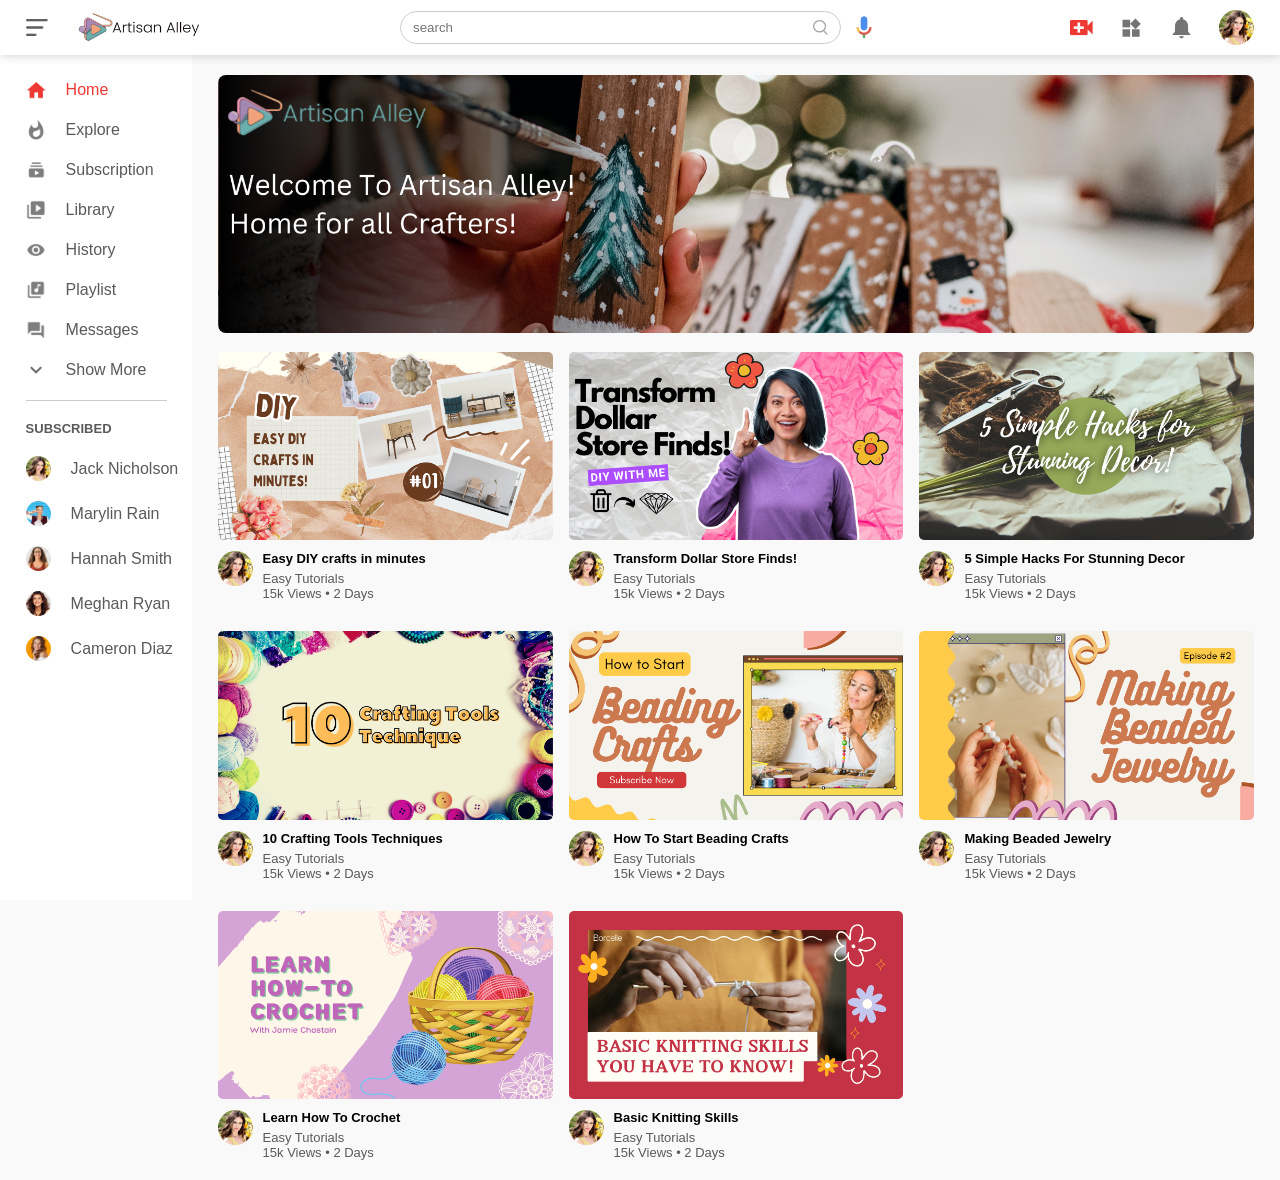
<file: index.html>
<!DOCTYPE html>
<html lang="en">
<head>
    <meta charset="UTF-8">
    <meta name="viewport" content="width=device-width, initial-scale=1.0">
    <title>Artisan Alley</title>
    <link rel="stylesheet" href="style.css">
</head>
<body>

    <!--Navigation Bar-->
    <nav class="flex-div">
        <!--Left Navigation-->
        <div class="nav-left flex-div">

            <!--Menu icon-->
            <img src="images/images/menu.png" class="menu-icon"> 

            <!--logo icon-->
            <img src="images/images/logo.png" class="logo">

        </div>

        <!--Middle Navigation-->
        <div class="nav-middle flex-div">

            <div class="search-box flex-div">
                <input type="text"  placeholder="search">
                <img src="images/images/search.png">
            </div>

            <img src="images/images/voice-search.png" class="mic-icon">

        </div>

        <!--Right Navigation-->
        <div class="nav-right flex-div">

                    <!--Upload video icon-->
            <img src="images/images/upload.png">

                    <!--More videos icon-->
            <img src="images/images/more.png">
            
                    <!--Notifications icon-->
            <img src="images/images/notification.png">
                    
            <!--User Icon-->
            <img src="images/images/jack.png" class="user-icon">
        </div>

    </nav>

    <!--Sidebar-->
    <div class="sidebar">
        <div class="shortcut-links">

            <!--Home_icon-->
            <a href="">
                <img src="images/images/home.png">
                <p>Home</p>
            </a>

            <!--Explore_icon-->
            <a href="">
                <img src="images/images/explore.png">
                <p>Explore</p>
            </a>

            <!--Subscription_icon-->
            <a href="">
                <img src="images/images/subscriprion.png">
                <p>Subscription</p>
            </a>

            <!--Library_icon-->
            <a href="">
                <img src="images/images/library.png">
                <p>Library</p>
            </a>

            <!--History_icon-->
            <a href="">
                <img src="images/images/history.png">
                <p>History</p>
            </a>

            <!--Playlist_icon-->
            <a href="">
                <img src="images/images/playlist.png">
                <p>Playlist</p>
            </a>

            <!--Messages_icon-->
            <a href="">
                <img src="images/images/messages.png">
                <p>Messages</p>
            </a>

            <!--Show More_icon-->
            <a href="">
                <img src="images/images/show-more.png">
                <p>Show More</p>
            </a>

            <hr>

        </div>

        <!--Subscription List-->
        <div class="subscribed-list">
            <h3>
                SUBSCRIBED
            </h3>
            <a href="">
                <img src="images/images/jack.png">
                <p>Jack Nicholson</p>
            </a>
            <a href="">
                <img src="images/images/simon.png">
                <p>Marylin Rain</p>
            </a>
            <a href="">
                <img src="images/images/tom.png">
                <p>Hannah Smith</p>
            </a>
            <a href="">
                <img src="images/images/megan.png">
                <p>Meghan Ryan</p>
            </a>
            <a href="">
                <img src="images/images/cameron.png">
                <p>Cameron Diaz</p>
            </a>
        </div>
    </div>

    <!--Main-->

    <!--Youtube Banner Image-->

    <div class="container">

        <div class="banner">
            <img src="images/images/banner.png">
        </div>

        <div class="list-container">

            <!--Fist Video-->
            <div class="vid-list">

                 <!-- Thumbnail Image-->
                <a href="play-video.html"><img src="images/images/thumbnail1.png" class="thumbnail"></a>
             

             <div class="flex-div">

                <!--Channel Image-->
                <img src="images/images/jack.png">

                <!--Video Information-->
                <div class="vid-info">

                    <!--Video Title-->
                    <a href="play-video.html">Easy DIY crafts in minutes</a>

                    <!--Channel Name-->
                    <p>Easy Tutorials</p>

                    <!--Number of Views-->
                    <p>15k Views &bull; 2 Days</p>


                </div>


             </div>


            </div>


            <!--Second Video-->
            <div class="vid-list">

                 <!-- Thumbnail Image-->
                <a><img src="images/images/thumbnail2.png" class="thumbnail"></a>
             

             <div class="flex-div">

                <!--Channel Image-->
                <img src="images/images/jack.png">


                <!--Video Information-->
                <div class="vid-info">

                    <!--Video Title-->
                    <a href="">Transform Dollar Store Finds!</a>

                    <!--Channel Name-->
                    <p>Easy Tutorials</p>

                    <!--Number of Views-->
                    <p>15k Views &bull; 2 Days</p>


                </div>

             </div>

            </div>


            <!--Third Video-->
            <div class="vid-list">

                 <!-- Thumbnail Image-->
                <a><img src="images/images/thumbnail3.png" class="thumbnail"></a>
             

             <div class="flex-div">

                <!--Channel Image-->
                <img src="images/images/jack.png">


                <!--Video Information-->
                <div class="vid-info">

                    <!--Video Title-->
                    <a href="">5 Simple Hacks For Stunning Decor</a>

                    <!--Channel Name-->
                    <p>Easy Tutorials</p>

                    <!--Number of Views-->
                    <p>15k Views &bull; 2 Days</p>


                </div>


             </div>


            </div>


            <!--Fourth Video-->
            <div class="vid-list">

                 <!-- Thumbnail Image-->
                <a><img src="images/images/thumbnail4.png" class="thumbnail"></a>
             

             <div class="flex-div">

                <!--Channel Image-->
                <img src="images/images/jack.png">


                <!--Video Information-->
                <div class="vid-info">

                    <!--Video Title-->
                    <a href="">10 Crafting Tools Techniques</a>

                    <!--Channel Name-->
                    <p>Easy Tutorials</p>

                    <!--Number of Views-->
                    <p>15k Views &bull; 2 Days</p>


                </div>


             </div>


            </div>


            <!--Fifth Video-->
            <div class="vid-list">

                 <!-- Thumbnail Image-->
                <a><img src="images/images/thumbnail5.png" class="thumbnail"></a>
             

             <div class="flex-div">

                <!--Channel Image-->
                <img src="images/images/jack.png">


                <!--Video Information-->
                <div class="vid-info">

                    <!--Video Title-->
                    <a href="">How To Start Beading Crafts </a>

                    <!--Channel Name-->
                    <p>Easy Tutorials</p>

                    <!--Number of Views-->
                    <p>15k Views &bull; 2 Days</p>


                </div>


             </div>


            </div>


            <!--Sixth Video-->
            <div class="vid-list">

                 <!-- Thumbnail Image-->
                <a><img src="images/images/thumbnail6.png" class="thumbnail"></a>
             

             <div class="flex-div">

                <!--Channel Image-->
                <img src="images/images/jack.png">


                <!--Video Information-->
                <div class="vid-info">

                    <!--Video Title-->
                    <a href="">Making Beaded Jewelry</a>

                    <!--Channel Name-->
                    <p>Easy Tutorials</p>

                    <!--Number of Views-->
                    <p>15k Views &bull; 2 Days</p>


                </div>


             </div>


            </div>


            <!--Seventh Video-->
            <div class="vid-list">

                 <!-- Thumbnail Image-->
                <a><img src="images/images/thumbnail7.png" class="thumbnail"></a>
             

             <div class="flex-div">

                <!--Channel Image-->
                <img src="images/images/jack.png">


                <!--Video Information-->
                <div class="vid-info">

                    <!--Video Title-->
                    <a href="">Learn How To Crochet</a>

                    <!--Channel Name-->
                    <p>Easy Tutorials</p>

                    <!--Number of Views-->
                    <p>15k Views &bull; 2 Days</p>


                </div>


             </div>


            </div>


            <!--Eighth Video-->
            <div class="vid-list">

                 <!-- Thumbnail Image-->
                <a><img src="images/images/thumbnail8.png" class="thumbnail"></a>
             

             <div class="flex-div">

                <!--Channel Image-->
                <img src="images/images/jack.png">


                <!--Video Information-->
                <div class="vid-info">

                    <!--Video Title-->
                    <a href="">Basic Knitting Skills</a>

                    <!--Channel Name-->
                    <p>Easy Tutorials</p>

                    <!--Number of Views-->
                    <p>15k Views &bull; 2 Days</p>


                </div>


             </div>


            </div>


        </div>

    </div>














    <script src="script.js"></script>

</body>
</html>
</file>
<file: style.css>
*{
    margin: 0;
    padding: 0;
    font-family: 'poppins', sans-serif;
    box-sizing: border-box;
}

/*Used to style the links*/
a{
    text-decoration: none;
    color: #5a5a5a;
}

/*Used to style the image and the cursor on the image*/
img{
    cursor: pointer;

}

/*Applies styling to the Navigation Bar*/
.flex-div{
    display: flex;
    align-items: center;


}

nav{
    padding: 10px 2%;
    justify-content: space-between;
    box-shadow: 0 0 10px rgba(0, 0, 0, 0.2);
    background: white;
    position: sticky;
    top: 0;
    z-index: 10;
}

.nav-right img{
    width: 25px;
    margin-right: 25px;
}

.nav-right .user-icon{
    width: 35px;
    border-radius: 50%;
    margin-right: 0;
}

.nav-left .menu-icon{
    width: 22px;
    margin-right: 25px;

}

.nav-left .logo{
    width: 130px;
}

.nav-middle .mic-icon{
    width: 16px;
}

.nav-middle .search-box{
    border: 1px solid #ccc;
    margin-right: 15px;
    padding: 8px 12px;
    border-radius: 25px;
}

.nav-middle .search-box input{
    width: 400px;
    border: 0;
    outline: 0;
    background: transparent;
}

.nav-middle .search-box img{
    width: 15px;
}

/*Sidebar*/
.sidebar{
    background: #fff;
    width: 15%;
    height: 100vh;
    position: fixed;
    top: 0;
    padding-left: 2%;
    padding-top: 80px;

}

.shortcut-links a img{
    width: 20px;
    margin-right: 20px;
}

.shortcut-links a{
    display: flex;
    align-items: center;
    margin-bottom: 20px;
    width: fit-content;
    flex-wrap: wrap;
}

.shortcut-links a:first-child{

    /*Makes the color of the icon and text red*/
    color: #ed3833;
}

.sidebar hr{
    border: 0;
    height: 1px;
    background: #ccc;
    width: 85%;
}

/*Subscription List*/
.subscribed-list h3{
    font-size: 13px;
    margin: 20px 0;
    color: #5a5a5a;
    
}

.subscribed-list a{
    display: flex;
    align-items: center;
    margin-bottom: 20px;
    width: fit-content;
    flex-wrap: wrap;
}

.subscribed-list a img{
    width: 25px;
    border-radius: 50%;
    margin-right: 20px;

}

.small-sidebar{
    width: 5%;
}

.small-sidebar a p{
    display: none;
}

.small-sidebar h3{
    display: none;
}

.small-sidebar hr{
    width: 50%;
    margin-bottom: 25px;
}


/*----- Main -----*/

.container{
    background: #f9f9f9;
    padding-left: 17%;
    padding-right: 2%;
    padding-top: 20px;
    padding-bottom: 20px;
}

.large-container{
    padding-left: 7%;
}



.banner{
    width: 100%;
}

.banner img{
    width: 100%;
    border-radius: 8px;
}

.list-container{
    display: grid;
    grid-template-columns: repeat(auto-fit, minmax(250px, 1fr));
    grid-column-gap: 16px;
    grid-row-gap: 30px;
    margin-top: 15px;
}

.vid-list .thumbnail{
    width: 100%;
    border-radius: 5px;
}

.vid-list .flex-div{
    align-items: flex-start;
    margin-top: 7px;
}

.vid-list .flex-div img{
    width: 35px;
    margin-right: 10px;
    border-radius: 50%;
}

.vid-info{
    color: #5a5a5a;
    font-size: 13px;
}

.vid-info a{
    color: #000;
    font-weight: 600;
    display: block;
    margin-bottom: 5px;
}

@media (max-width: 900px){
    .menu-icon{
        display: none;
    }

    .sidebar{
        display: none;
    }

    .container, .large-container{
        padding-left: 5%;
        padding-right: 5%;
    }

    .nav-right img{
        display: none;
    }

    .nav-right .user-icon{
        display: block;
        width: 30px;
    }

    .nav-middle .search-box input{
        width: 100px;    
    }

    .nav-middle .mic0icon{
        display: none;
    }

    .logo{
        width: 90px;

    }
}




/*-----------------Play Video Page----------------------------------*/

.play-container{
    padding-left: 2%;
}

.row{
    display: flex;
    justify-content: space-between;
    flex-wrap: wrap;
}

.play-video{
    flex-basis: 69%;
}

.right-sidebar{
    flex-basis: 30%;
}

.play-video video{
    width: 100%;
}

.side-video-list{
    display: flex;
    justify-content: space-between;
    margin-bottom: 8px;
}

.side-video-list img{
    width: 100%;
}

.side-video-list .small-thumbnail{
    flex-basis: 49%;
}

.side-video-list .vid-info{
    flex-basis: 49%;
}

.play-video .tags a{
    color: #0000;
    font-size: 13px;
}

.play-video h3{
    font-weight: 600;
    font-size: 22px;
}

.play-video .play-video-info{
    display: flex;
    align-items: center;
    justify-content: space-between;
    flex-wrap: wrap;
    margin-top: 10px;
    font-size: 14px;
    color: #5a5a5a;
}


.play-video .play-video-info a img{
    width: 20px;
    margin-right: 8px;

}

.play-video .play-video-info a{
    display: inline-flex;
    align-items: center;
    margin-left: 15px;
}

.play-video hr{
    border: 0;
    height: 1px;
    background: #ccc;
    margin: 10px 0;
}

.publisher{
    display: flex;
    align-items: center;
    margin-top: 20px;
}

.publisher div{
    flex: 1;
    line-height: 18px;
}

.publisher img{
    width: 40px;
    border-radius: 50%;
    margin-right: 15px;
}

.publisher div p{
    color: #000;
    font-weight: 600;
    font-size: 18px;
}

.publisher div span{
    font-size: 13px;
    color: #5a5a5a;
}

.publisher button{
    background: red;
    color: #fff;
    padding: 8px 30px;
    border: 0;
    outline: 0;
    border-radius: 4xp;
    cursor: pointer;
}

.vid-description{
    padding-left: 55px;
    margin: 15px 0;
}

.vid-description p{
    font-size: 14px;
    margin-bottom: 5px;
    color: #5a5a5a;
}

.vid-description h4{
    font-size: 14px;
    color: #5a5a5a;
    margin-top: 15px;
}

.add-comment{
    display: flex;
    align-items: center;
    margin: 30px 0;

}

.add-comment img{
    width: 35px;
    border-radius: 50%;
    margin-right: 15px;
}

.add-comment input{
    border: 0;
    outline: 0;
    border-bottom: 1px solid #ccc;
    width: 100%;
    padding-top: 10px;
    background: transparent;
}

.old-comment{
    display: flex;
    align-items: center;
    margin: 20px 0;
}

.old-comment  img{
    width: 35px;
    border-radius: 50%;
    margin-right: 15px;
}

.old-comment h3{
    font: 14px;
    margin-bottom: 2px;
}

.old-comment h3 span{
    font-size: 12px;
    color: #5a5a5a;
    font-weight: 500;
    margin-left: 8px;
}

.old-comment .acomment-action{
    display: flex;
    align-items: center;
    margin: 8px 0;
    font-size: 14px;
}

.old-comment .acomment-action img{
    border-radius: 0;
    width: 20px;
    margin-right: 5px;
}

.old-comment .acomment-action span{
    margin-right: 20px;
    color: #5a5a5a;
}

.old-comment .acomment-action a{
    color: #0000f;

}

@media(max-width:900px){
    .play-video{
        flex-basis: 100%;
    }

    .right-sidebar{
        flex-basis: 100%;
    }

    .play-container{
        padding-left: 5%;
    }

    .vid-description{
        padding-left: 0;
    }

    .play-video .play-video-info a{
        margin-left: 0;
        margin-right: 15px;
        margin-top: 15px;
    }
}
</file>
